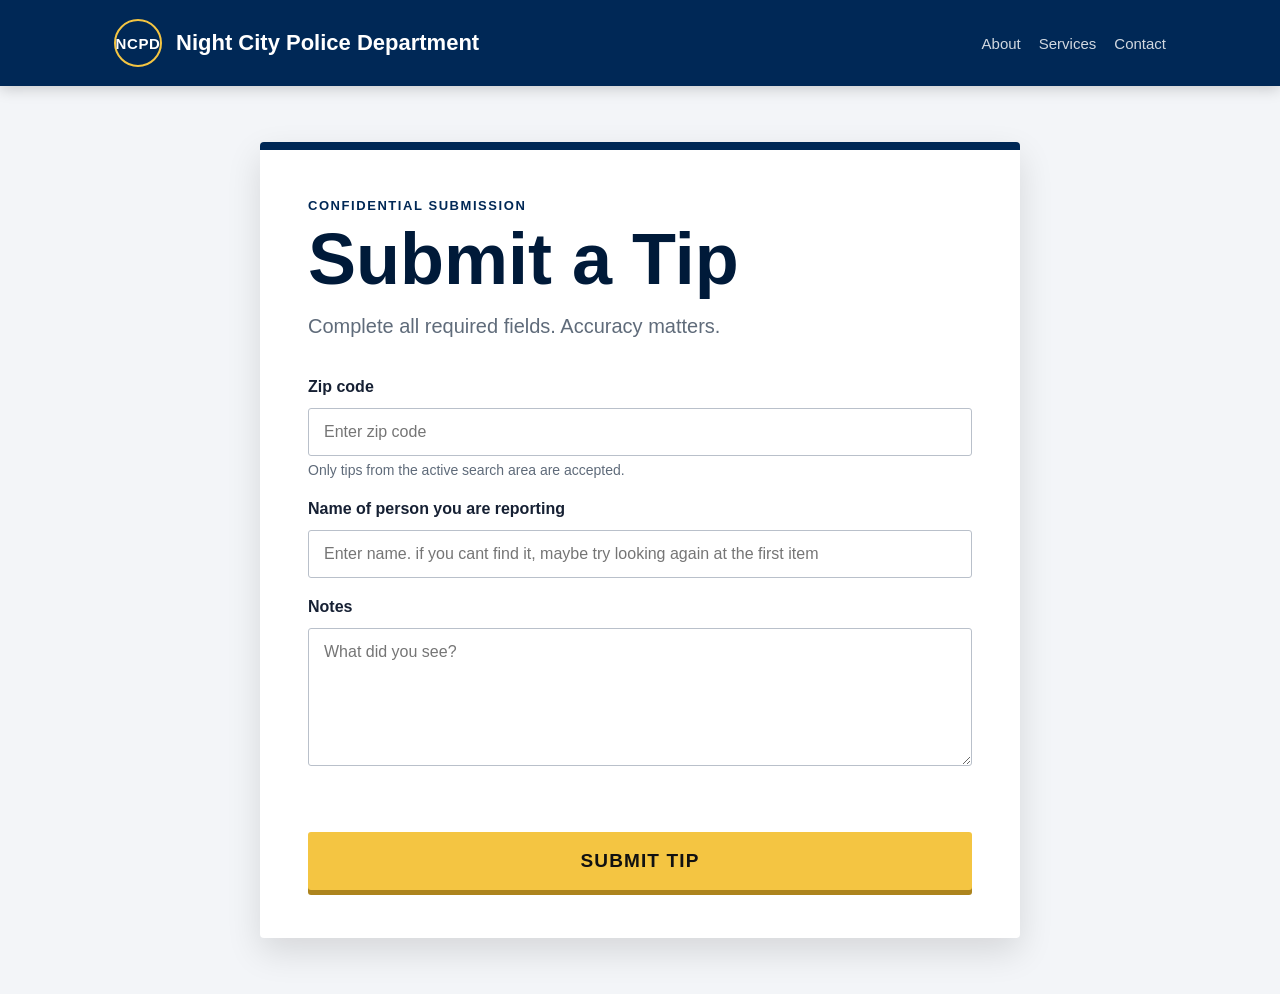
<file: form.html>
<!DOCTYPE html>
<html lang="en-CA">
<head>
  <meta charset="utf-8">
  <meta name="viewport" content="width=device-width, initial-scale=1">
  <title>Submit a Tip | Public Safety Desk</title>
  <link rel="stylesheet" href="tip.css">
</head>
<body>
  <header class="site-header">
    <div class="header-inner">
      <a href="tip.html" class="brand" aria-label="Back to tip page">
        <span class="badge">NCPD</span>
        <span class="brand-text">Night City Police Department</span>
      </a>

      <nav class="top-nav" aria-label="Main navigation">
        <a href="#" class="void-link">About</a>
        <a href="#" class="void-link">Services</a>
        <a href="#" class="void-link">Contact</a>
      </nav>
    </div>
  </header>

  <main class="form-main">
    <section class="form-card" aria-labelledby="form-title">
      <p class="eyebrow">Confidential submission</p>
      <h1 id="form-title">Submit a Tip</h1>
      <p class="lede compact">Complete all required fields. Accuracy matters.</p>

      <form id="tip-form" novalidate>
        <label for="zip-code">Zip code</label>
        <input id="zip-code" name="zipCode" type="text" inputmode="numeric" autocomplete="postal-code" required placeholder="Enter zip code">
        <p class="field-hint">Only tips from the active search area are accepted.</p>

        <label for="reported-name">Name of person you are reporting</label>
        <input id="reported-name" name="reportedName" type="text" autocomplete="off" required placeholder="Enter name. if you cant find it, maybe try looking again at the first item">

        <label for="notes">Notes</label>
        <textarea id="notes" name="notes" rows="6" placeholder="What did you see?"></textarea>

        <p id="form-message" class="form-message" aria-live="polite"></p>

        <button type="submit" class="submit-button">Submit Tip</button>
      </form>

    </section>
  </main>

  <script src="form.js"></script>
</body>
</html>
</file>
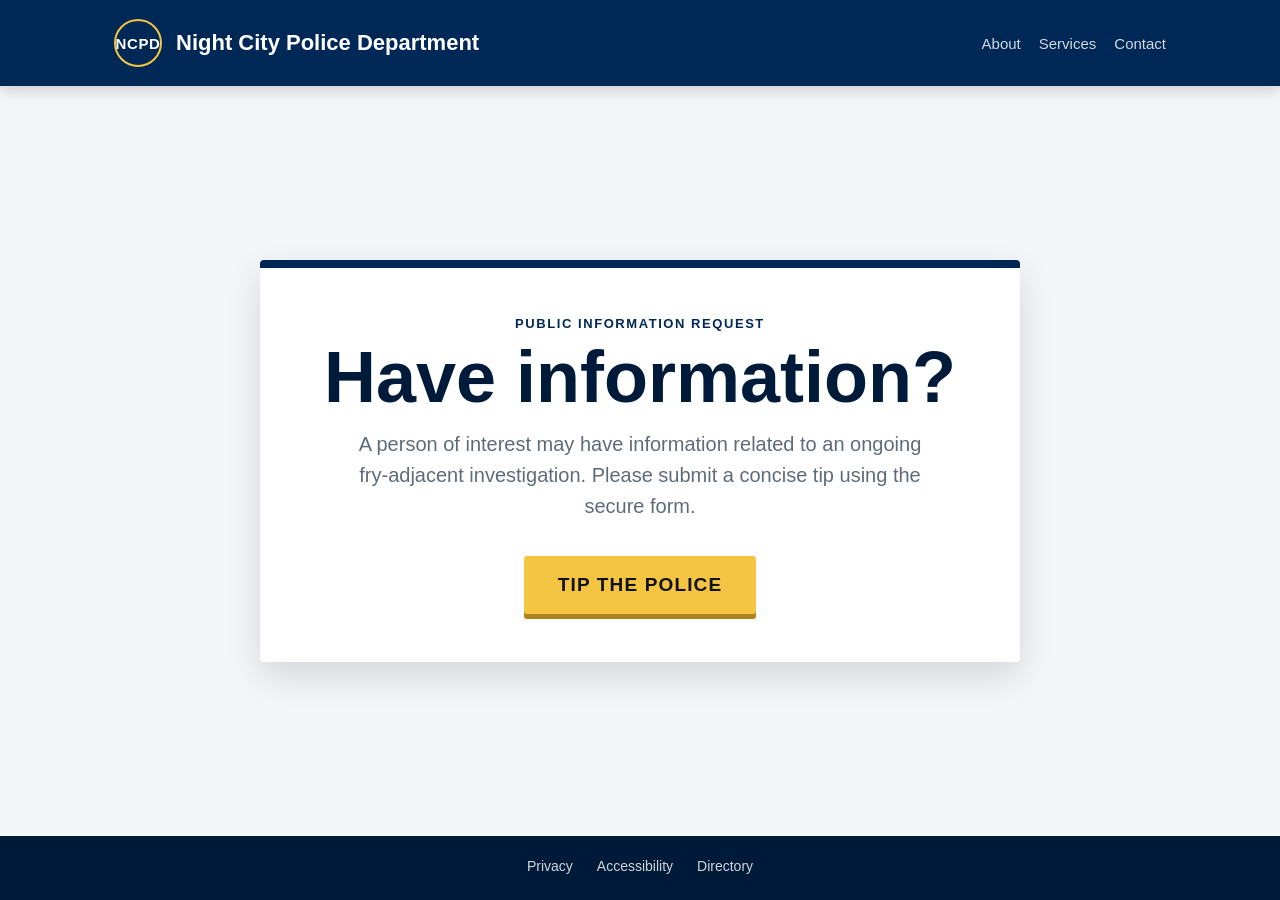
<file: tip.html>
<!DOCTYPE html>
<html lang="en-CA">
<head>
  <meta charset="utf-8">
  <meta name="viewport" content="width=device-width, initial-scale=1">
  <title>Tip Line | Public Safety Desk</title>
  <link rel="stylesheet" href="tip.css">
</head>
<body>
  <header class="site-header">
    <div class="header-inner">
      <a href="#" class="brand void-link" aria-label="Home">
        <span class="badge">NCPD</span>
        <span class="brand-text">Night City Police Department</span>
      </a>

      <nav class="top-nav" aria-label="Main navigation">
        <a href="#" class="void-link">About</a>
        <a href="#" class="void-link">Services</a>
        <a href="#" class="void-link">Contact</a>
      </nav>
    </div>
  </header>

  <main class="tip-main">
    <section class="tip-card" aria-labelledby="tip-title">
      <p class="eyebrow">Public information request</p>
      <h1 id="tip-title">Have information?</h1>
      <p class="lede">
        A person of interest may have information related to an ongoing fry-adjacent investigation.
        Please submit a concise tip using the secure form.
      </p>
      <a class="tip-button" href="form.html">Tip the Police</a>
    </section>
  </main>

  <footer class="site-footer">
    <a href="#" class="void-link">Privacy</a>
    <a href="#" class="void-link">Accessibility</a>
    <a href="#" class="void-link">Directory</a>
  </footer>

  <script src="form.js"></script>
</body>
</html>
</file>
<file: tip.css>
:root {
  --police-blue: #002856;
  --police-blue-dark: #001a39;
  --gold: #f4c542;
  --page-bg: #f3f5f8;
  --text: #162033;
  --muted: #5f6b7a;
  --white: #ffffff;
  --danger: #b00020;
  --success: #1f7a3f;
}

* { box-sizing: border-box; }

body {
  margin: 0;
  font-family: Arial, Helvetica, sans-serif;
  color: var(--text);
  background: var(--page-bg);
}

.site-header {
  background: var(--police-blue);
  color: var(--white);
  box-shadow: 0 3px 14px rgba(0, 0, 0, 0.18);
}

.header-inner {
  max-width: 1100px;
  margin: 0 auto;
  min-height: 86px;
  padding: 0 24px;
  display: flex;
  align-items: center;
  justify-content: space-between;
  gap: 24px;
}

.brand {
  color: var(--white);
  text-decoration: none;
  display: flex;
  align-items: center;
  gap: 14px;
  font-weight: 700;
}

.badge {
  width: 48px;
  height: 48px;
  border-radius: 50%;
  border: 2px solid var(--gold);
  display: inline-flex;
  align-items: center;
  justify-content: center;
  font-size: 15px;
  letter-spacing: 0.04em;
}

.brand-text { font-size: 22px; }

.top-nav {
  display: flex;
  gap: 18px;
  font-size: 15px;
}

.top-nav a,
.site-footer a {
  color: inherit;
  text-decoration: none;
  opacity: 0.82;
}

.top-nav a:hover,
.site-footer a:hover { opacity: 1; }

.tip-main,
.form-main {
  min-height: calc(100vh - 150px);
  display: grid;
  place-items: center;
  padding: 56px 20px;
}

.tip-card,
.form-card {
  width: min(760px, 100%);
  background: var(--white);
  border-top: 8px solid var(--police-blue);
  border-radius: 4px;
  box-shadow: 0 14px 35px rgba(0, 0, 0, 0.12);
  padding: 48px;
  text-align: center;
}

.form-card { text-align: left; }

.eyebrow {
  margin: 0 0 12px;
  color: var(--police-blue);
  font-weight: 700;
  text-transform: uppercase;
  letter-spacing: 0.12em;
  font-size: 13px;
}

h1 {
  margin: 0 0 18px;
  font-size: clamp(42px, 7vw, 72px);
  line-height: 0.95;
  color: var(--police-blue-dark);
}

.lede {
  max-width: 590px;
  margin: 0 auto 34px;
  font-size: 20px;
  line-height: 1.55;
  color: var(--muted);
}

.lede.compact {
  margin-left: 0;
  margin-bottom: 28px;
}

.tip-button,
.submit-button {
  appearance: none;
  border: none;
  display: inline-block;
  background: var(--gold);
  color: #111;
  text-decoration: none;
  text-transform: uppercase;
  font-weight: 800;
  letter-spacing: 0.06em;
  font-size: 19px;
  padding: 18px 34px;
  border-radius: 3px;
  box-shadow: 0 5px 0 #ad841d;
  cursor: pointer;
}

.tip-button:hover,
.submit-button:hover {
  transform: translateY(-1px);
}

form {
  display: grid;
  gap: 12px;
}

label {
  font-weight: 700;
  margin-top: 8px;
}

input,
textarea {
  width: 100%;
  border: 1px solid #b9c0ca;
  border-radius: 3px;
  font: inherit;
  padding: 14px 15px;
  background: #fff;
}

textarea { resize: vertical; }

.field-hint {
  margin: -6px 0 2px;
  color: var(--muted);
  font-size: 14px;
}

.input-error {
  border-color: var(--danger);
  box-shadow: 0 0 0 3px rgba(176, 0, 32, 0.12);
}

.form-message {
  min-height: 24px;
  margin: 12px 0 6px;
  font-weight: 700;
}

.form-message.error { color: var(--danger); }
.form-message.success { color: var(--success); }

.small-note {
  margin: 28px 0 0;
  font-size: 13px;
  color: var(--muted);
}

.site-footer {
  min-height: 64px;
  padding: 22px 24px;
  background: var(--police-blue-dark);
  color: var(--white);
  display: flex;
  justify-content: center;
  gap: 24px;
  font-size: 14px;
}

@media (max-width: 680px) {
  .header-inner {
    min-height: 78px;
    flex-direction: column;
    justify-content: center;
    padding: 18px;
  }

  .top-nav { gap: 14px; }
  .brand-text { font-size: 18px; }
  .tip-card, .form-card { padding: 32px 22px; }
  .lede { font-size: 18px; }
  .tip-button, .submit-button { width: 100%; text-align: center; }
}
</file>
